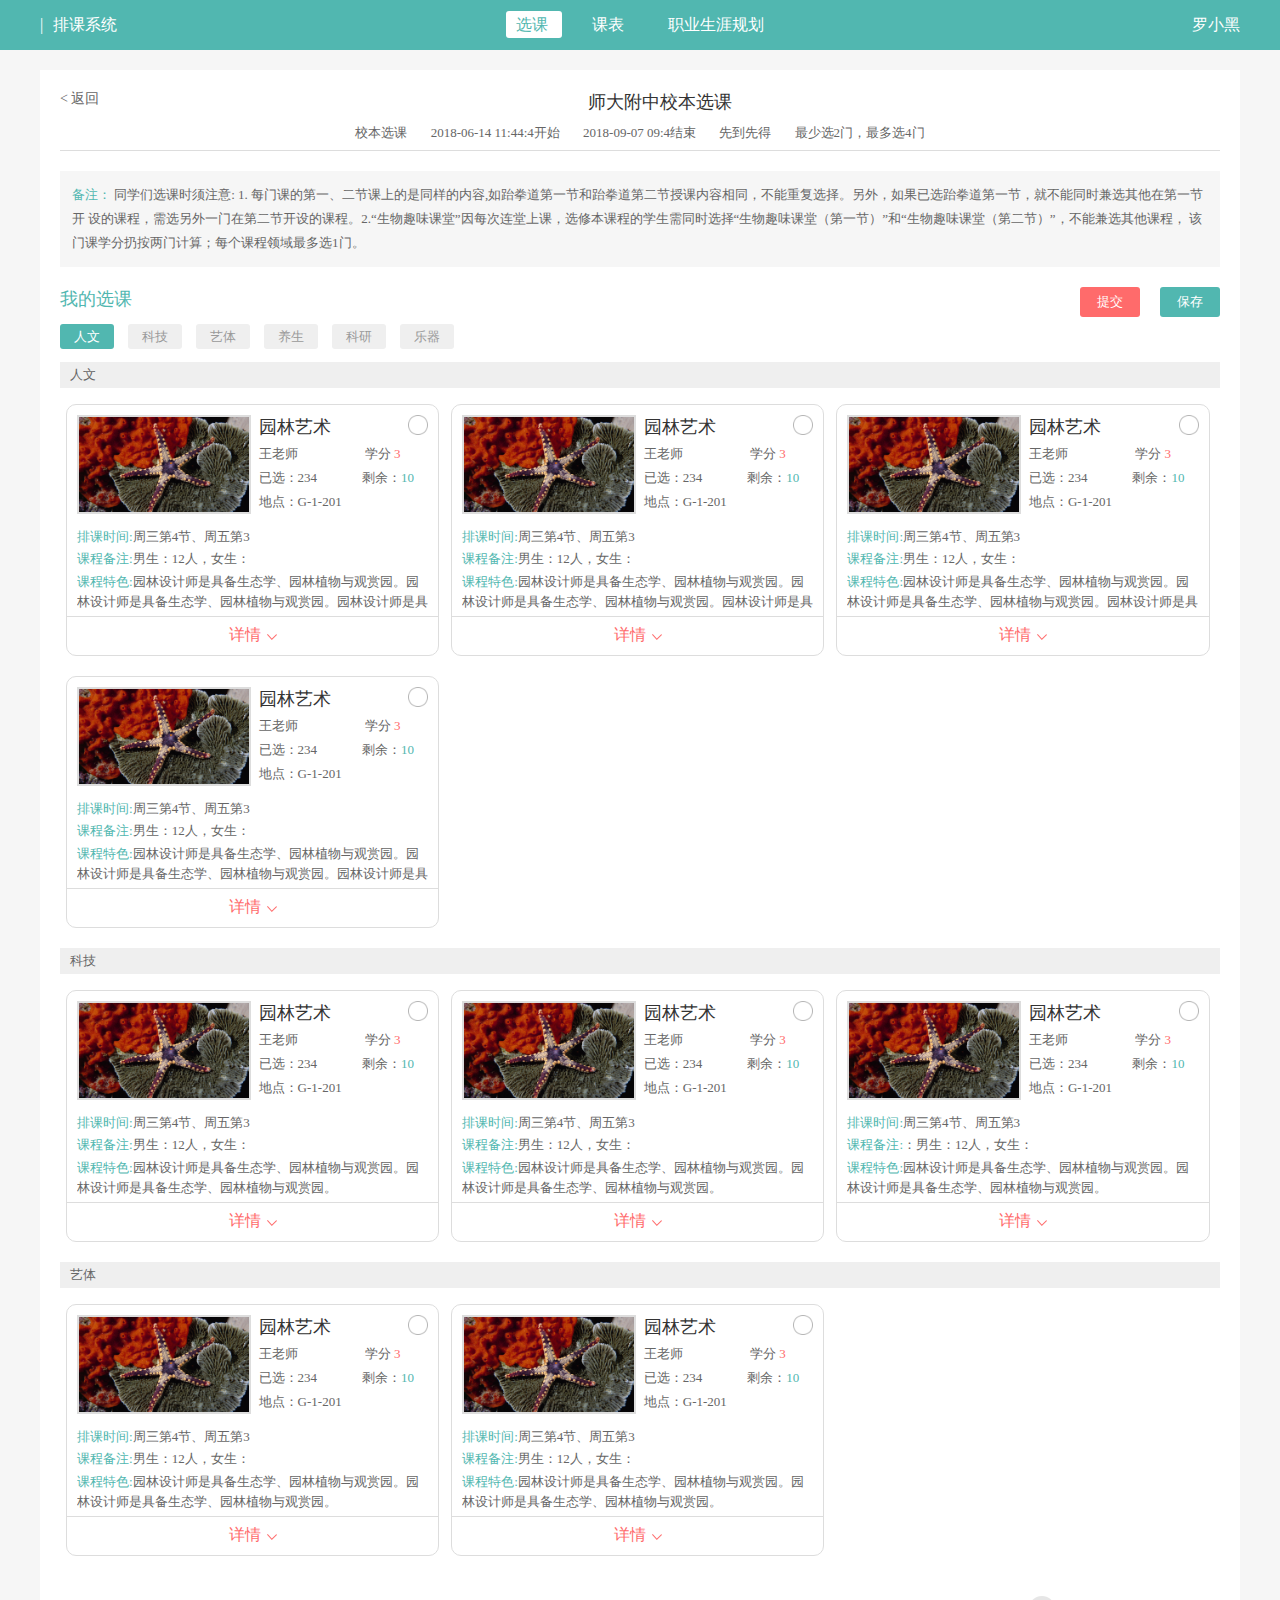
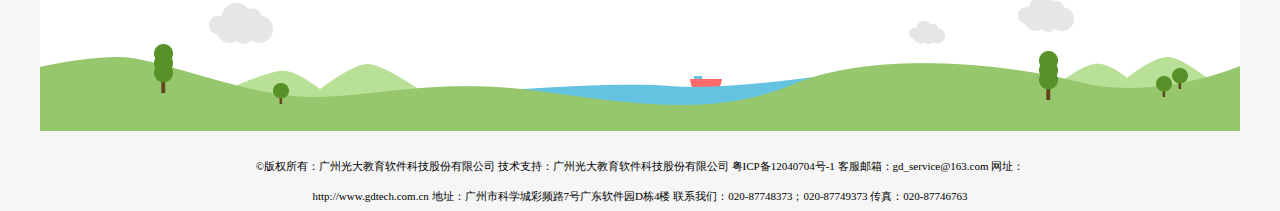
<file: index.html>
<!DOCTYPE html>
<html>
	<head>
		<meta charset="utf-8" />
		<title>选课排课</title>
		<link rel="stylesheet" href="css/index.css" />
		<script type="text/javascript" src="js/commen/jquery-2.0.3.min.js" ></script>
		<script type="text/javascript" src="js/index.js" ></script>
	</head>
	<body>
		<!--头部-->
		<header class="toubu">
			<div class="tbTitle">
			   <div class="tleft">
			   	<span>排课系统</span>
			   </div>
			   <div class="tabs tcenter">
			   	<span class="active">
			   		<a style="color:#51B7B0;" href="#content1">选课</a>
			   	</span>
			   	<span>
			   		<a href="#content2">课表</a>
			   	</span>
			   	<span>
			   		<a href="#content3">职业生涯规划</a>
			   	</span>
			   </div>
			   <div class="tright">
			   	<span>罗小黑</span>
			   </div>			   
			</div>
		</header>
		 <!--选课内容-->
		<div>
		 <div class="content">
		 	<!--选课内容-->
		 	<div id="content1" class="tab_content">
			<!--标题头部-->
			 <div class="content-title">
				<p class="p1">
				    <span class="span1"><a href="newym.html">< 返回</a></span>
				    <span class="span2">师大附中校本选课</span>
				</p>
				<p class="p2">
					<span>校本选课</span>
					<span>2018-06-14 11:44:4开始</span>
					<span> 2018-09-07  09:4结束</span>
					<span>先到先得</span>
					<span>最少选2门，最多选4门</span>
				</p>			
			 </div>
			 <!--网页提示-->
			 <div class="content-ts">
				<p>
					<span>备注：</span>
					同学们选课时须注意: 1. 每门课的第一、二节课上的是同样的内容,如跆拳道第一节和跆拳道第二节授课内容相同，不能重复选择。另外，如果已选跆拳道第一节，就不能同时兼选其他在第一节开
					设的课程，需选另外一门在第二节开设的课程。2.“生物趣味课堂”因每次连堂上课，选修本课程的学生需同时选择“生物趣味课堂（第一节）”和“生物趣味课堂（第二节）”，不能兼选其他课程，
					该门课学分扔按两门计算；每个课程领域最多选1门。
				</p>
			 </div>
			 <div class="content-nav">
				<div class="content-nav-div1">
					<span>我的选课</span>
					<button class="bcBtn">保存</button>
					<button class="tjBtn">提交</button>
					<button style="display: none;" class="chBtn">撤回</button>
				</div>
				<div class="content-nav-div2">
					<span><a style="background: #51B7B0;color: #fff;" href="#renwen">人文</a></span>
					<span><a href="#keji">科技</a></span>
					<span><a href="#yiti">艺体</a></span>
					<span><a>养生</a></span>
					<span><a>科研</a></span>
					<span><a>乐器</a></span>
				</div>
				<div>		
					<!--某类课程-->
					<div id="renwen" class="course-div">
						<p class="cour-name">人文</p>
						<div class="allCourse">
							<div class="oneCourse">
								<div class="course-top">
									<div class="course-img">
										<img src="img/course.jpg"/>
									</div>
									<div class="course-info">		
										<p class="courName"><span>园林艺术</span><img class="changeCource" src="img/选择（未选）.png" /></p>
									    <p><span style="margin-right: 64px;">王老师 </span><span>学分 <em style="color: #FF6B6B;">3</em></span></p>
									    <p><span style="margin-right: 45px;">已选：<em>234</em></span><span>剩余：<em style="color: #51B7B0;">10</em></span></p>
									    <p><span>地点：</span><span>G-1-201</span></p>
									</div>	
								</div>
								<div class="course-content">
									<p><span style="color: #51B7B0;">排课时间:</span>周三第4节、周五第3</p>
									<p><span style="color: #51B7B0;">课程备注:</span>男生：12人，女生：</p>
									<p class="courseTs"><span style="color: #51B7B0;">课程特色:</span>园林设计师是具备生态学、园林植物与观赏园。园林设计师是具备生态学、园林植物与观赏园。园林设计师是具备生态学、园林植物与观赏园。园林设计师是具备生态学、园林植物与观赏园。</p>
								</div>
								<div class="course-bottom">
									<span class="xq" style="margin-right: 6px;">详情</span><img class="xqImg" src="img/详细（下拉）.png" />
								</div>
							</div>
							<div class="oneCourse">
								<div class="course-top">
									<div class="course-img">
										<img src="img/course.jpg"/>
									</div>
									<div class="course-info">		
										<p class="courName"><span>园林艺术</span><img class="changeCource" src="img/选择（未选）.png" / /></p>
									    <p ><span style="margin-right: 64px;">王老师 </span><span>学分 <em style="color: #FF6B6B;">3</em></span></p>
									    <p><span style="margin-right: 45px;">已选：<em>234</em></span><span>剩余：<em style="color: #51B7B0;">10</em></span></p>
									    <p><span>地点：</span><span>G-1-201</span></p>
									</div>	
								</div>
								<div class="course-content">
									<p><span style="color: #51B7B0;">排课时间:</span>周三第4节、周五第3</p>
									<p><span style="color: #51B7B0;">课程备注:</span>男生：12人，女生：</p>
									<p class="courseTs"><span style="color: #51B7B0;">课程特色:</span>园林设计师是具备生态学、园林植物与观赏园。园林设计师是具备生态学、园林植物与观赏园。园林设计师是具备生态学、园林植物与观赏园。园林设计师是具备生态学、园林植物与观赏园。园林设计师是具备生态学、园林植物与观赏园。园林设计师是具备生态学、园林植物与观赏园。</p>
								</div>
								<div class="course-bottom">
									<span class="xq" style="margin-right: 6px;">详情</span><img class="xqImg" src="img/详细（下拉）.png" />
								</div>
							</div>
						    <div class="oneCourse">
								<div class="course-top">
									<div class="course-img">
										<img src="img/course.jpg"/>
									</div>
									<div class="course-info">		
										<p class="courName"><span>园林艺术</span><img class="changeCource" src="img/选择（未选）.png" /></p>
									    <p><span style="margin-right: 64px;">王老师 </span><span>学分 <em style="color: #FF6B6B;">3</em></span></p>
									    <p><span style="margin-right: 45px;">已选：<em>234</em></span><span>剩余：<em style="color: #51B7B0;">10</em></span></p>
									    <p><span>地点：</span><span>G-1-201</span></p>
									</div>	
								</div>
								<div class="course-content">
									<p><span style="color: #51B7B0;">排课时间:</span>周三第4节、周五第3</p>
									<p><span style="color: #51B7B0;">课程备注:</span>男生：12人，女生：</p>
									<p class="courseTs"><span style="color: #51B7B0;">课程特色:</span>园林设计师是具备生态学、园林植物与观赏园。园林设计师是具备生态学、园林植物与观赏园。园林设计师是具备生态学、园林植物与观赏园。园林设计师是具备生态学、园林植物与观赏园。</p>
								</div>
								<div class="course-bottom">
									<span class="xq" style="margin-right: 6px;">详情</span><img class="xqImg" src="img/详细（下拉）.png" />
								</div>
							</div>
							<div class="oneCourse">
								<div class="course-top">
									<div class="course-img">
										<img src="img/course.jpg"/>
									</div>
									<div class="course-info">		
										<p class="courName"><span>园林艺术</span><img class="changeCource" src="img/选择（未选）.png" /></p>
									    <p><span style="margin-right: 64px;">王老师 </span><span>学分 <em style="color: #FF6B6B;">3</em></span></p>
									    <p><span style="margin-right: 45px;">已选：<em>234</em></span><span>剩余：<em style="color: #51B7B0;">10</em></span></p>
									    <p><span>地点：</span><span>G-1-201</span></p>
									</div>	
								</div>
								<div class="course-content">
									<p><span style="color: #51B7B0;">排课时间:</span>周三第4节、周五第3</p>
									<p><span style="color: #51B7B0;">课程备注:</span>男生：12人，女生：</p>
									<p class="courseTs"><span style="color: #51B7B0;">课程特色:</span>园林设计师是具备生态学、园林植物与观赏园。园林设计师是具备生态学、园林植物与观赏园。园林设计师是具备生态学、园林植物与观赏园。园林设计师是具备生态学、园林植物与观赏园。园林设计师是具备生态学、园林植物与观赏园。园林设计师是具备生态学、园林植物与观赏园。</p>
								</div>
								<div class="course-bottom">
									<span class="xq" style="margin-right: 6px;">详情</span><img class="xqImg" src="img/详细（下拉）.png" />
								</div>
							</div>
						</div>
					</div>
					<!--某类课程-->
					<div id="keji" class="course-div">
						<p class="cour-name">科技</p>
						<div class="allCourse">
							<div class="oneCourse">
								<div class="course-top">
									<div class="course-img">
										<img src="img/course.jpg"/>
									</div>
									<div class="course-info">		
										<p class="courName"><span>园林艺术</span><img class="changeCource" src="img/选择（未选）.png" /></p>
									    <p><span style="margin-right: 64px;">王老师 </span><span>学分 <em style="color: #FF6B6B;">3</em></span></p>
									    <p><span style="margin-right: 45px;">已选：<em>234</em></span><span>剩余：<em style="color: #51B7B0;">10</em></span></p>
									    <p><span>地点：</span><span>G-1-201</span></p>
									</div>	
								</div>
								<div class="course-content">
									<p><span style="color: #51B7B0;">排课时间:</span>周三第4节、周五第3</p>
									<p><span style="color: #51B7B0;">课程备注:</span>男生：12人，女生：</p>
									<p class="courseTs"><span style="color: #51B7B0;">课程特色:</span>园林设计师是具备生态学、园林植物与观赏园。园林设计师是具备生态学、园林植物与观赏园。</p>
								</div>
								<div class="course-bottom">
									<span class="xq" style="margin-right: 6px;">详情</span><img class="xqImg" src="img/详细（下拉）.png" />
								</div>
							</div>
							<div class="oneCourse">
								<div class="course-top">
									<div class="course-img">
										<img src="img/course.jpg"/>
									</div>
									<div class="course-info">		
										<p class="courName"><span>园林艺术</span><img class="changeCource" src="img/选择（未选）.png" /></p>
									    <p ><span style="margin-right: 64px;">王老师 </span><span>学分 <em style="color: #FF6B6B;">3</em></span></p>
									    <p><span style="margin-right: 45px;">已选：<em>234</em></span><span>剩余：<em style="color: #51B7B0;">10</em></span></p>
									    <p><span>地点：</span><span>G-1-201</span></p>
									</div>	
								</div>
								<div class="course-content">
									<p><span style="color: #51B7B0;">排课时间:</span>周三第4节、周五第3</p>
									<p><span style="color: #51B7B0;">课程备注:</span>男生：12人，女生：</p>
									<p class="courseTs"><span style="color: #51B7B0;">课程特色:</span>园林设计师是具备生态学、园林植物与观赏园。园林设计师是具备生态学、园林植物与观赏园。</p>
								</div>
								<div class="course-bottom">
									<span class="xq" style="margin-right: 6px;">详情</span><img class="xqImg" src="img/详细（下拉）.png" />
								</div>
							</div>
							<div class="oneCourse">
								<div class="course-top">
									<div class="course-img">
										<img src="img/course.jpg"/>
									</div>
									<div class="course-info">		
										<p class="courName"><span>园林艺术</span><img class="changeCource" src="img/选择（未选）.png" /></p>
									    <p><span style="margin-right: 64px;">王老师 </span><span>学分 <em style="color: #FF6B6B;">3</em></span></p>
									    <p><span style="margin-right: 45px;">已选：<em>234</em></span><span>剩余：<em style="color: #51B7B0;">10</em></span></p>
									    <p><span>地点：</span><span>G-1-201</span></p>
									</div>	
								</div>
								<div class="course-content">
									<p><span style="color: #51B7B0;">排课时间:</span>周三第4节、周五第3</p>
									<p><span style="color: #51B7B0;">课程备注:</span>：男生：12人，女生：</p>
									<p class="courseTs"><span style="color: #51B7B0;">课程特色:</span>园林设计师是具备生态学、园林植物与观赏园。园林设计师是具备生态学、园林植物与观赏园。</p>
								</div>
								<div class="course-bottom">
									<span class="xq" style="margin-right: 6px;">详情</span><img class="xqImg" src="img/详细（下拉）.png" />
								</div>
							</div>
						</div>
					</div>
				    <!--某类课程-->
					<div id="yiti" class="course-div">
						<p class="cour-name">艺体</p>
						<div class="allCourse">
							<div class="oneCourse">
								<div class="course-top">
									<div class="course-img">
										<img src="img/course.jpg"/>
									</div>
									<div class="course-info">		
										<p class="courName"><span>园林艺术</span><img class="changeCource" src="img/选择（未选）.png" /></p>
									    <p ><span style="margin-right: 64px;">王老师 </span><span>学分 <em style="color: #FF6B6B;">3</em></span></p>
									    <p><span style="margin-right: 45px;">已选：<em>234</em></span><span>剩余：<em style="color: #51B7B0;">10</em></span></p>
									    <p><span>地点：</span><span>G-1-201</span></p>
									</div>	
								</div>
								<div class="course-content">
									<p><span style="color: #51B7B0;">排课时间:</span>周三第4节、周五第3</p>
									<p><span style="color: #51B7B0;">课程备注:</span>男生：12人，女生：</p>
									<p class="courseTs"><span style="color: #51B7B0;">课程特色:</span>园林设计师是具备生态学、园林植物与观赏园。园林设计师是具备生态学、园林植物与观赏园。</p>
								</div>
								<div class="course-bottom">
									<span class="xq" style="margin-right: 6px;">详情</span><img class="xqImg" src="img/详细（下拉）.png" />
								</div>
							</div>
							<div class="oneCourse">
								<div class="course-top">
									<div class="course-img">
										<img src="img/course.jpg"/>
									</div>
									<div class="course-info">		
										<p class="courName"><span>园林艺术</span><img class="changeCource" src="img/选择（未选）.png" /></p>
									    <p ><span style="margin-right: 64px;">王老师 </span><span>学分 <em style="color: #FF6B6B;">3</em></span></p>
									    <p><span style="margin-right: 45px;">已选：<em>234</em></span><span>剩余：<em style="color: #51B7B0;">10</em></span></p>
									    <p><span>地点：</span><span>G-1-201</span></p>
									</div>	
								</div>
								<div class="course-content">
									<p><span style="color: #51B7B0;">排课时间:</span>周三第4节、周五第3</p>
									<p><span style="color: #51B7B0;">课程备注:</span>男生：12人，女生：</p>
									<p class="courseTs"><span style="color: #51B7B0;">课程特色:</span>园林设计师是具备生态学、园林植物与观赏园。园林设计师是具备生态学、园林植物与观赏园。</p>
								</div>
								<div class="course-bottom">
									<span class="xq" style="margin-right: 6px;">详情</span><img class="xqImg" src="img/详细（下拉）.png" />
								</div>
							</div>
						</div>
					</div>
				</div>			
			 </div>
			</div>
			<!--课表内容-->
		    <div id="content2" class="tab_content" style="display: none;">
		 	   <div style="min-height: 300px;">课表信息</div>
		    </div>
		    <!--职业生涯规划内容-->
		    <div id="content3" class="tab_content" style="display: none;">
		 	  <div style="min-height: 300px;">职业生涯规划</div>
		    </div>
		    <!--内容尾部背景图片-->
			<div style="background: url(img/插画.png);height: 135px;"></div>
		</div>
		 	 
		 
		</div>
		<!--尾部-->
		<footer>
			<div class="foot-div">©版权所有：广州光大教育软件科技股份有限公司 技术支持：广州光大教育软件科技股份有限公司 粤ICP备12040704号-1 客服邮箱：gd_service@163.com
                                网址：http://www.gdtech.com.cn 地址：广州市科学城彩频路7号广东软件园D栋4楼 联系我们：020-87748373；020-87749373 传真：020-87746763
			</div>
		</footer>
	</body>
</html>
</file>
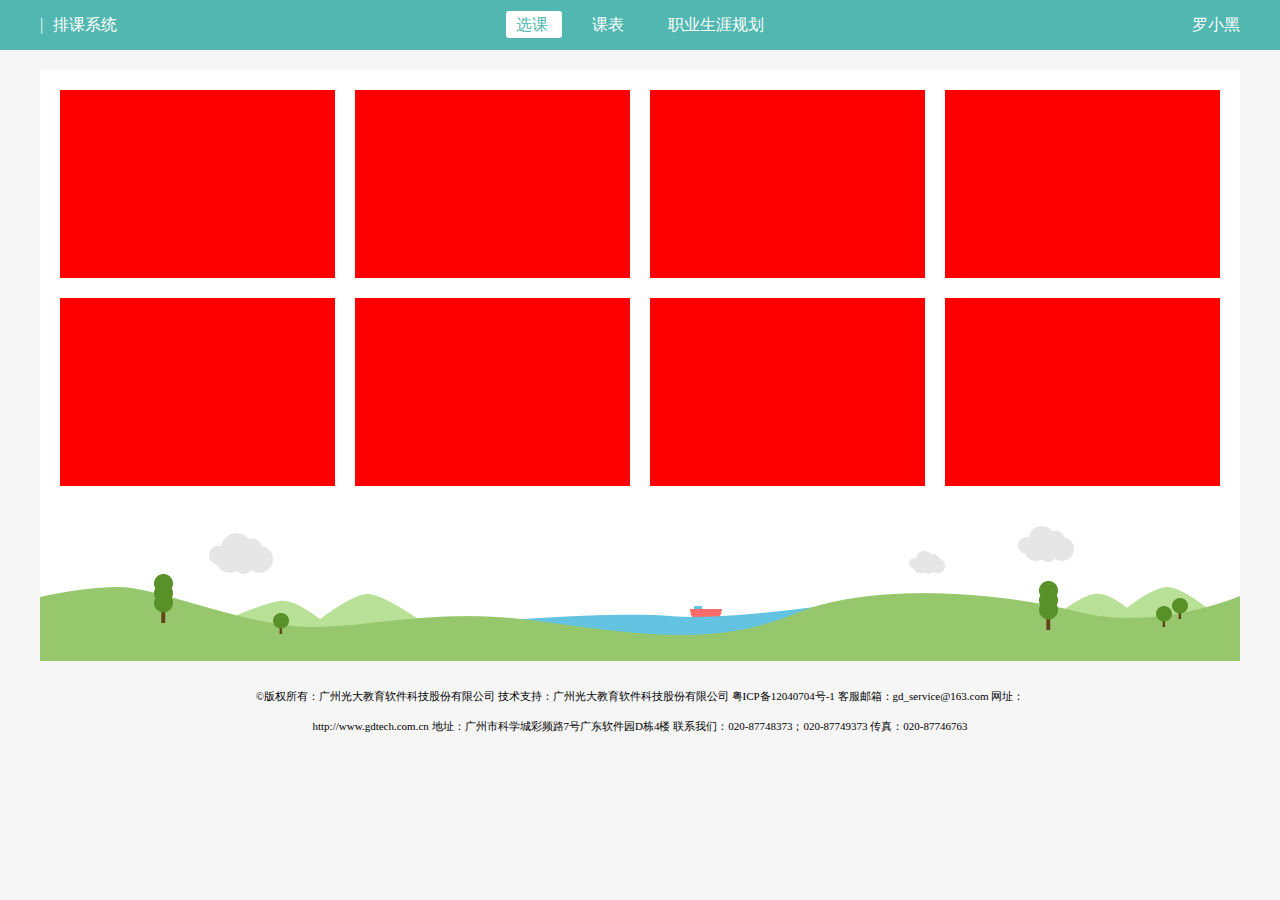
<file: xuanke.html>
<!DOCTYPE html>
<html>
	<head>
		<meta charset="UTF-8">
		<title>选课首页</title>
		<link rel="stylesheet" type="text/css" href="xuanke.css"/>
	</head>
	<body>
		<!--头部区域-->
		<header class="toubu">
			<div class="tbTitle">
			   <div class="tleft">
			   	<span>排课系统</span>
			   </div>
			   <div class="tabs tcenter">
			   	<span class="active">
			   		<a style="color:#51B7B0;" href="#content1">选课</a>
			   	</span>
			   	<span>
			   		<a href="#content2">课表</a>
			   	</span>
			   	<span>
			   		<a href="#content3">职业生涯规划</a>
			   	</span>
			   </div>
			   <div class="tright">
			   	<span>罗小黑</span>
			   </div>			   
			</div>
		</header>
		<!--内容块-->
		<div class="content">
			<!--选课信息-->
			<div class="courseInfo">
				<!--某个课程-->
				<div class="course-one">
					
				</div>
				<!--某个课程-->
				<div class="course-one">
					
				</div>
				<!--某个课程-->
				<div class="course-one">
					
				</div>
				<!--某个课程-->
				<div class="course-one">
					
				</div>
				<!--某个课程-->
				<div class="course-one">
					
				</div>
				<!--某个课程-->
				<div class="course-one">
					
				</div>
				<!--某个课程-->
				<div class="course-one">
					
				</div>
				<!--某个课程-->
				<div class="course-one">
					
				</div>
			</div>
			<!--内容尾部背景图片-->
			<div style="background: url(img/插画.png);height: 135px;"></div>
		</div>
		<!--尾部区域-->
		<footer>
			<div class="foot-div">©版权所有：广州光大教育软件科技股份有限公司 技术支持：广州光大教育软件科技股份有限公司 粤ICP备12040704号-1 客服邮箱：gd_service@163.com
                                网址：http://www.gdtech.com.cn 地址：广州市科学城彩频路7号广东软件园D栋4楼 联系我们：020-87748373；020-87749373 传真：020-87746763
			</div>
		</footer>
	</body>
</html>
</file>
<file: css/index.css>
*{
	margin: 0px;
	padding: 0px;
}
body{
	background:#F6F6F6;
}

/*头部样式*/
.toubu{
	height: 50px;
    background: #51B7B0;
    color: #fff;
}
.tbTitle{
	width: 1200px;
    margin: 0 auto;
    display: flex;
    line-height: 50px;
}
.tleft{
	text-align: left;
	width: 10%;
}
.tcenter{
	text-align: center;
	width: 80%;
}
.tright{
	text-align: right;
	width: 10%;
}
.tleft span::before{
	content: '|';
	margin-right: 10px;
}
.tcenter span{
	padding: 5px 10px;
	margin: 0px 10px;
	cursor: pointer;
	
}
.tcenter span a{
	text-decoration: none;
	color: #fff;
	
}
/*.tcenter span:hover{
	background: #fff;
    border-radius: 3px;
    color: #51B7B0;
   
}*/
.active{
	background: #fff;
    border-radius: 3px;
    color: #000000;
}
/*尾部样式*/
.foot-div{
	text-align: center;
    width: 820px;
    margin: 0 auto;
    font-size: 11px;
    line-height: 30px;
}
/*内容样式*/
.content{
	margin: 20px auto;
	width: 1200px;
	background-color: #FFFFFF;
    min-height:200px ;
   
}
.content-title{
	text-align: center;
    padding: 20px;
}
.content-title .p1{
	margin-bottom: 10px;
	
}
.content-title .p1 .span1{
	float: left;
	font-size: 14px;
	cursor: pointer;
	
}
.content-title .p1 .span1 a{
	text-decoration: none;
    color: #666666;
}
.content-title .p1 .span2{
	font-weight: 400;
	font-size: 18px;
	color: #333;
}
.content-title .p2 {
	font-size: 13px;
    border-bottom: 1px solid #ddd;
    padding-bottom: 8px;
    color: #666666;
}
.content-title .p2 span{
	margin: 0 10px;
}
/*提示信息*/
.content-ts{
	padding: 0px 20px;
}
.content-ts p{
	padding: 12px;
    background: #F6F6F6;
    font-size: 13px;
    line-height: 24px;
    color: #666666;
}
.content-ts p span{
	color: #51B7B0;
}
/*选课导航*/
.content-nav{
	padding: 20px;
}
.content-nav .content-nav-div1 span{
	color: #51B7B0;
	font-size: 18px;
}
.content-nav .content-nav-div1 button{
	float: right;
    width: 60px;
    height: 30px;
    margin-left: 20px;
    border: 0px;
    outline: none;
    color: #fff;
    border-radius: 3px;
    cursor: pointer;
}
.content-nav .content-nav-div1 .bcBtn{
	background-color: #51B7B0;
}
.content-nav .content-nav-div1 .tjBtn{
	background-color: #FF6B6B;
}
.content-nav .content-nav-div1 .chBtn{
	background-color: #FF6B6B;
}
.content-nav .content-nav-div2{
	padding: 16px 0px;
}
.content-nav .content-nav-div2 span a{
	padding: 5px 14px;
    background: #EFEFEF;
    margin-right: 10px;
    border-radius: 3px;
    color: #999999;
    font-size: 13px;
    text-decoration: none;
}
.content-nav .content-nav-div2 span a:hover{
	cursor: pointer;
	color: #fff;
	background: #51B7B0;
}
/*课程模块*/
.content-nav .course-div .cour-name{
    background: #EFEFEF;
    font-size: 13px;
    padding: 4px 10px;
    color: #666666;
}
.course-div .allCourse{
	padding-top: 16px;
    display: flex;
    flex-wrap: wrap;
}
.course-div .allCourse .oneCourse{	
    width: 32%;
    border-radius: 10px;
    border: 1px solid #DDDDDD;
    margin: 0 6px;
    color: #666666;
    margin-bottom: 20px;
    height: 250px;
    overflow: auto;
    
}
.allCourse .oneCourse .course-top{
	display: flex;
    padding: 10px;
}
.allCourse .oneCourse .course-top .course-img{
	width: 50%;
}
.allCourse .oneCourse .course-top .course-img img{
	width: 100%;
    border: 2px solid #ddd;
}
.allCourse .oneCourse .course-top .course-info{
	margin-left: 12px;
	width: 50%;
	
}
.allCourse .oneCourse .course-top .course-info .courName img{
	float: right;
	width: 20px;
    height: 20px;
}
.allCourse .oneCourse .course-top .course-info .courName span{
	font-size: 18px;
    color: #333333;
}
.allCourse .oneCourse .course-top .course-info p{
	font-size: 13px;
	margin-bottom: 6px;
}
.allCourse .oneCourse .course-top .course-info p span em{
	font-style: normal;
}
.allCourse .oneCourse .course-content{
	padding: 0px 10px;
}

.allCourse .oneCourse .course-content p{
	font-size: 13px;
	margin-bottom: 4px;
}
.allCourse .oneCourse .course-content .courseTs{
	line-height: 20px;
    height: 40px;
    overflow: hidden;
}
.allCourse .oneCourse .course-bottom{
	text-align: center;
	color: #FF6B6B;
	height: 35px;
    border-top: 1px solid #ddd;
    line-height: 35px;
    cursor: pointer;
}
</file>
<file: xuanke.css>
*{
	margin: 0px;
	padding: 0px;
}
body{
	background:#F6F6F6;
}

/*头部样式*/
.toubu{
	height: 50px;
    background: #51B7B0;
    color: #fff;
}
.tbTitle{
	width: 1200px;
    margin: 0 auto;
    display: flex;
    line-height: 50px;
}
.tleft{
	text-align: left;
	width: 10%;
}
.tcenter{
	text-align: center;
	width: 80%;
}
.tright{
	text-align: right;
	width: 10%;
}
.tleft span::before{
	content: '|';
	margin-right: 10px;
}
.tcenter span{
	padding: 5px 10px;
	margin: 0px 10px;
	cursor: pointer;
	
}
.tcenter span a{
	text-decoration: none;
	color: #fff;
	
}
.active{
	background: #fff;
    border-radius: 3px;
    color: #000000;
}
/*内容块*/
.content{
	width: 1200px;
	margin: 20px auto;
	background: #fff;
}
.content .courseInfo{
	min-height: 400px;
	padding: 20px;
	display: flex;
	justify-content: space-between;
	flex-wrap: wrap;
	
}
/*某个课程*/
.content .courseInfo .course-one{
	width: 275px;
	height: 188px;
	margin-bottom: 20px;
	background: red;
}
/*尾部样式*/
.foot-div{
	text-align: center;
    width: 820px;
    margin: 0 auto;
    font-size: 11px;
    line-height: 30px;
}
</file>
